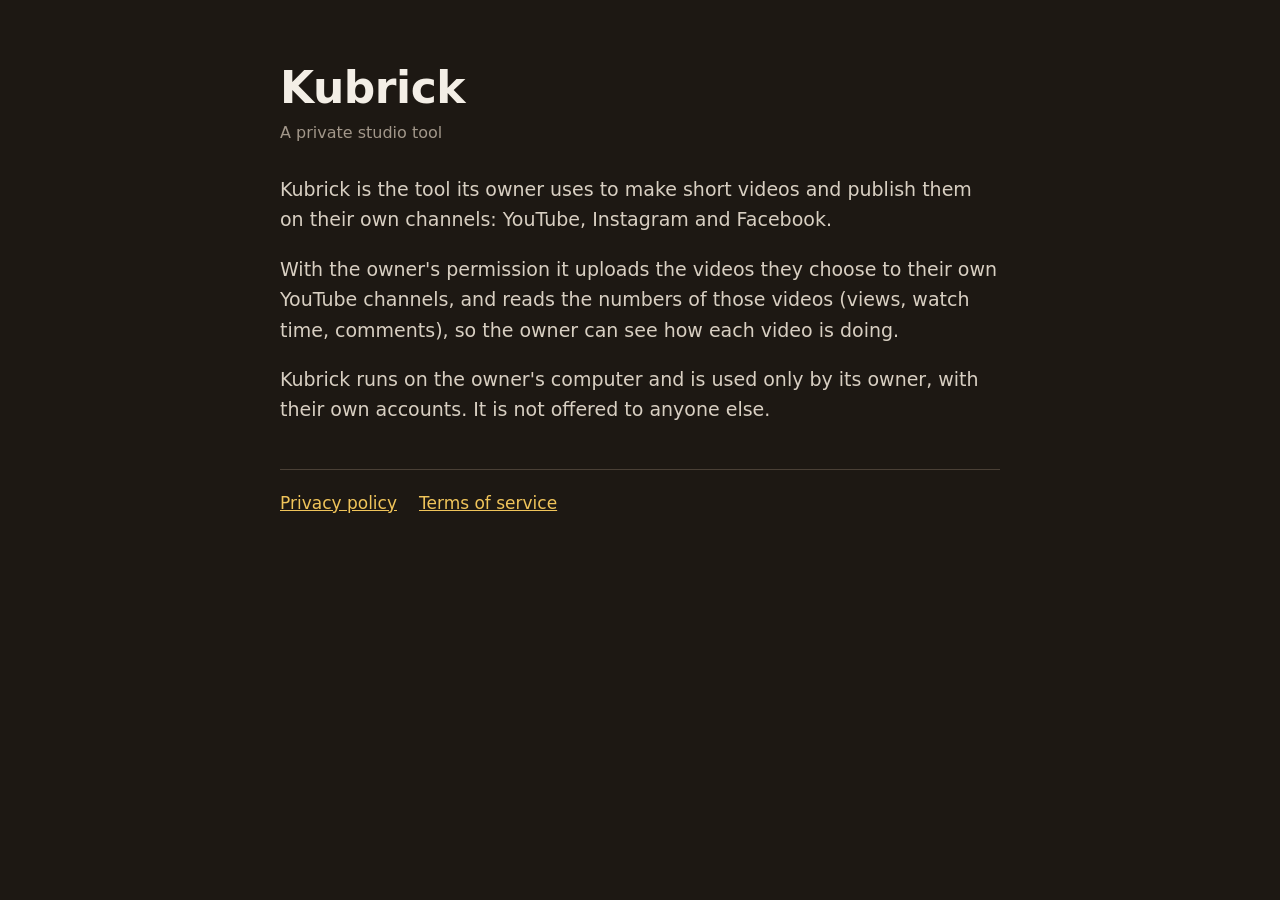
<file: index.html>
<!doctype html>
<html lang="en"><head><meta charset="utf-8"><meta name="viewport" content="width=device-width,initial-scale=1">
<title>Kubrick</title><link rel="stylesheet" href="style.css"></head><body><main>
<h1>Kubrick</h1>
<p class="date">A private studio tool</p>
<p>Kubrick is the tool its owner uses to make short videos and publish them on their own channels: YouTube, Instagram and Facebook.</p>
<p>With the owner's permission it uploads the videos they choose to their own YouTube channels, and reads the numbers of those videos (views, watch time, comments), so the owner can see how each video is doing.</p>
<p>Kubrick runs on the owner's computer and is used only by its owner, with their own accounts. It is not offered to anyone else.</p>
<nav><a href="privacy.html">Privacy policy</a><a href="terms.html">Terms of service</a></nav>
</main></body></html>
</file>
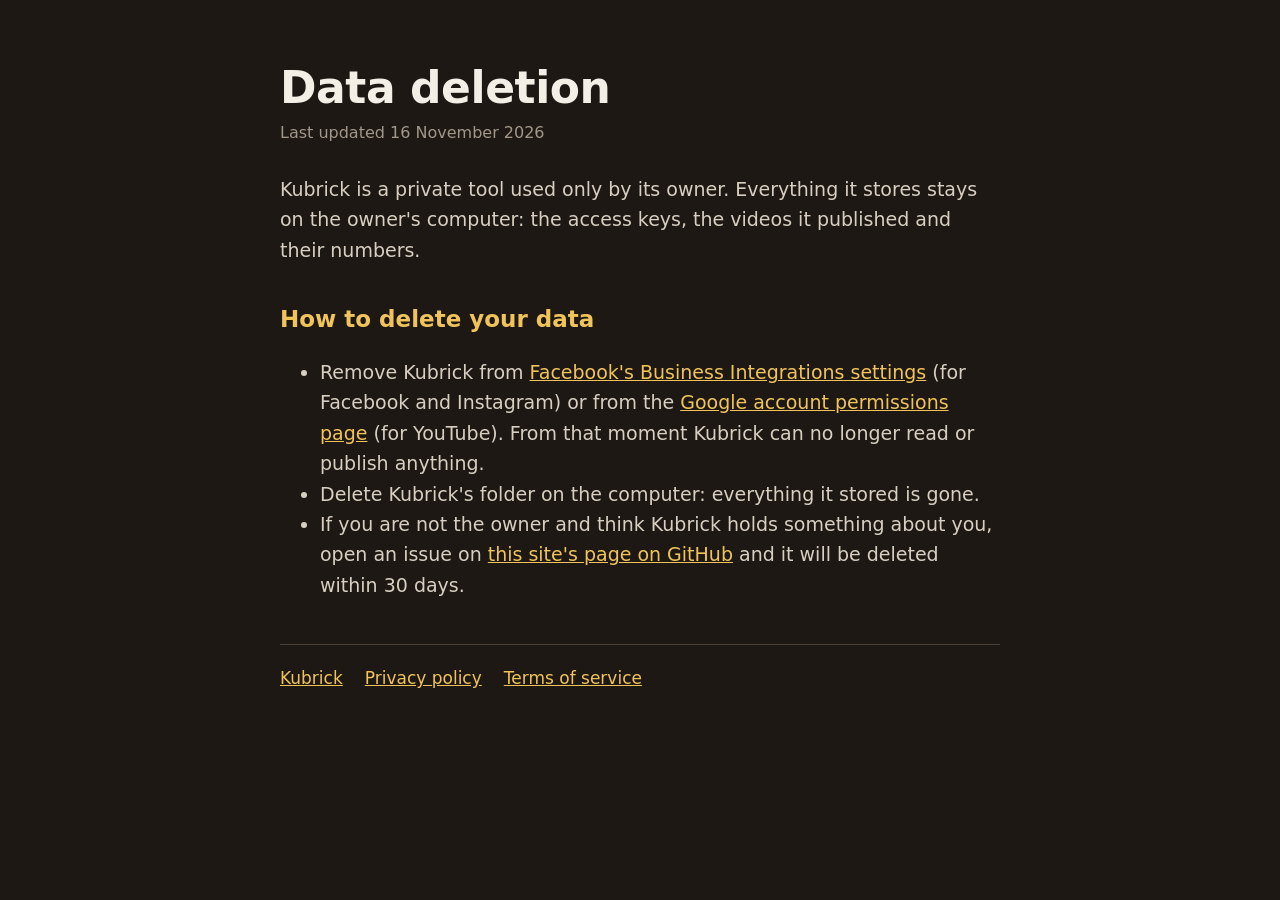
<file: data-deletion.html>
<!doctype html>
<html lang="en"><head><meta charset="utf-8"><meta name="viewport" content="width=device-width,initial-scale=1">
<title>Data deletion · Kubrick</title><link rel="stylesheet" href="style.css"></head><body><main>
<h1>Data deletion</h1>
<p class="date">Last updated 16 November 2026</p>
<p>Kubrick is a private tool used only by its owner. Everything it stores stays on the owner's computer: the access keys, the videos it published and their numbers.</p>
<h2>How to delete your data</h2>
<ul>
<li>Remove Kubrick from <a href="https://www.facebook.com/settings/?tab=business_tools">Facebook's Business Integrations settings</a> (for Facebook and Instagram) or from the <a href="https://myaccount.google.com/permissions">Google account permissions page</a> (for YouTube). From that moment Kubrick can no longer read or publish anything.</li>
<li>Delete Kubrick's folder on the computer: everything it stored is gone.</li>
<li>If you are not the owner and think Kubrick holds something about you, open an issue on <a href="https://github.com/Huski29/kubrick/issues">this site's page on GitHub</a> and it will be deleted within 30 days.</li>
</ul>
<nav><a href="index.html">Kubrick</a><a href="privacy.html">Privacy policy</a><a href="terms.html">Terms of service</a></nav>
</main></body></html>
</file>
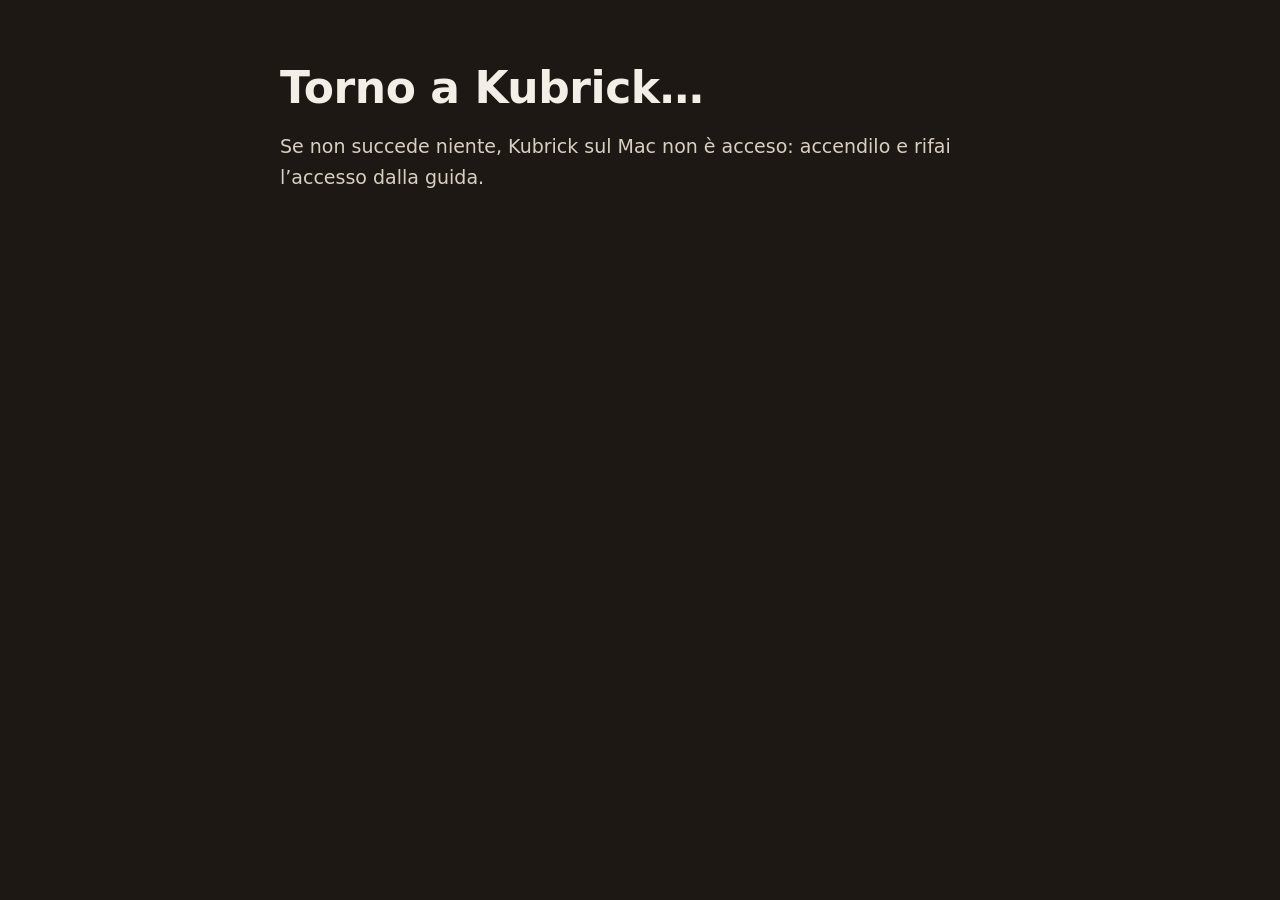
<file: facebook.html>
<!doctype html>
<html lang="it">
<head>
<meta charset="utf-8">
<meta name="viewport" content="width=device-width, initial-scale=1">
<meta name="robots" content="noindex">
<title>Kubrick</title>
<link rel="stylesheet" href="style.css">
</head>
<body>
<main>
<h1>Torno a Kubrick…</h1>
<p>Se non succede niente, Kubrick sul Mac non è acceso: accendilo e rifai l’accesso dalla guida.</p>
</main>
<script>
// Facebook sends its login back to an address with a real domain, this one; the page hands it, unchanged, to Kubrick on the Mac.
// The destination is fixed: nothing in the address can send the browser anywhere else.
if (/[?&](code|error|error_description)=/.test(location.search)) location.replace('http://localhost:5231/api/social/meta/callback' + location.search)
</script>
</body>
</html>
</file>
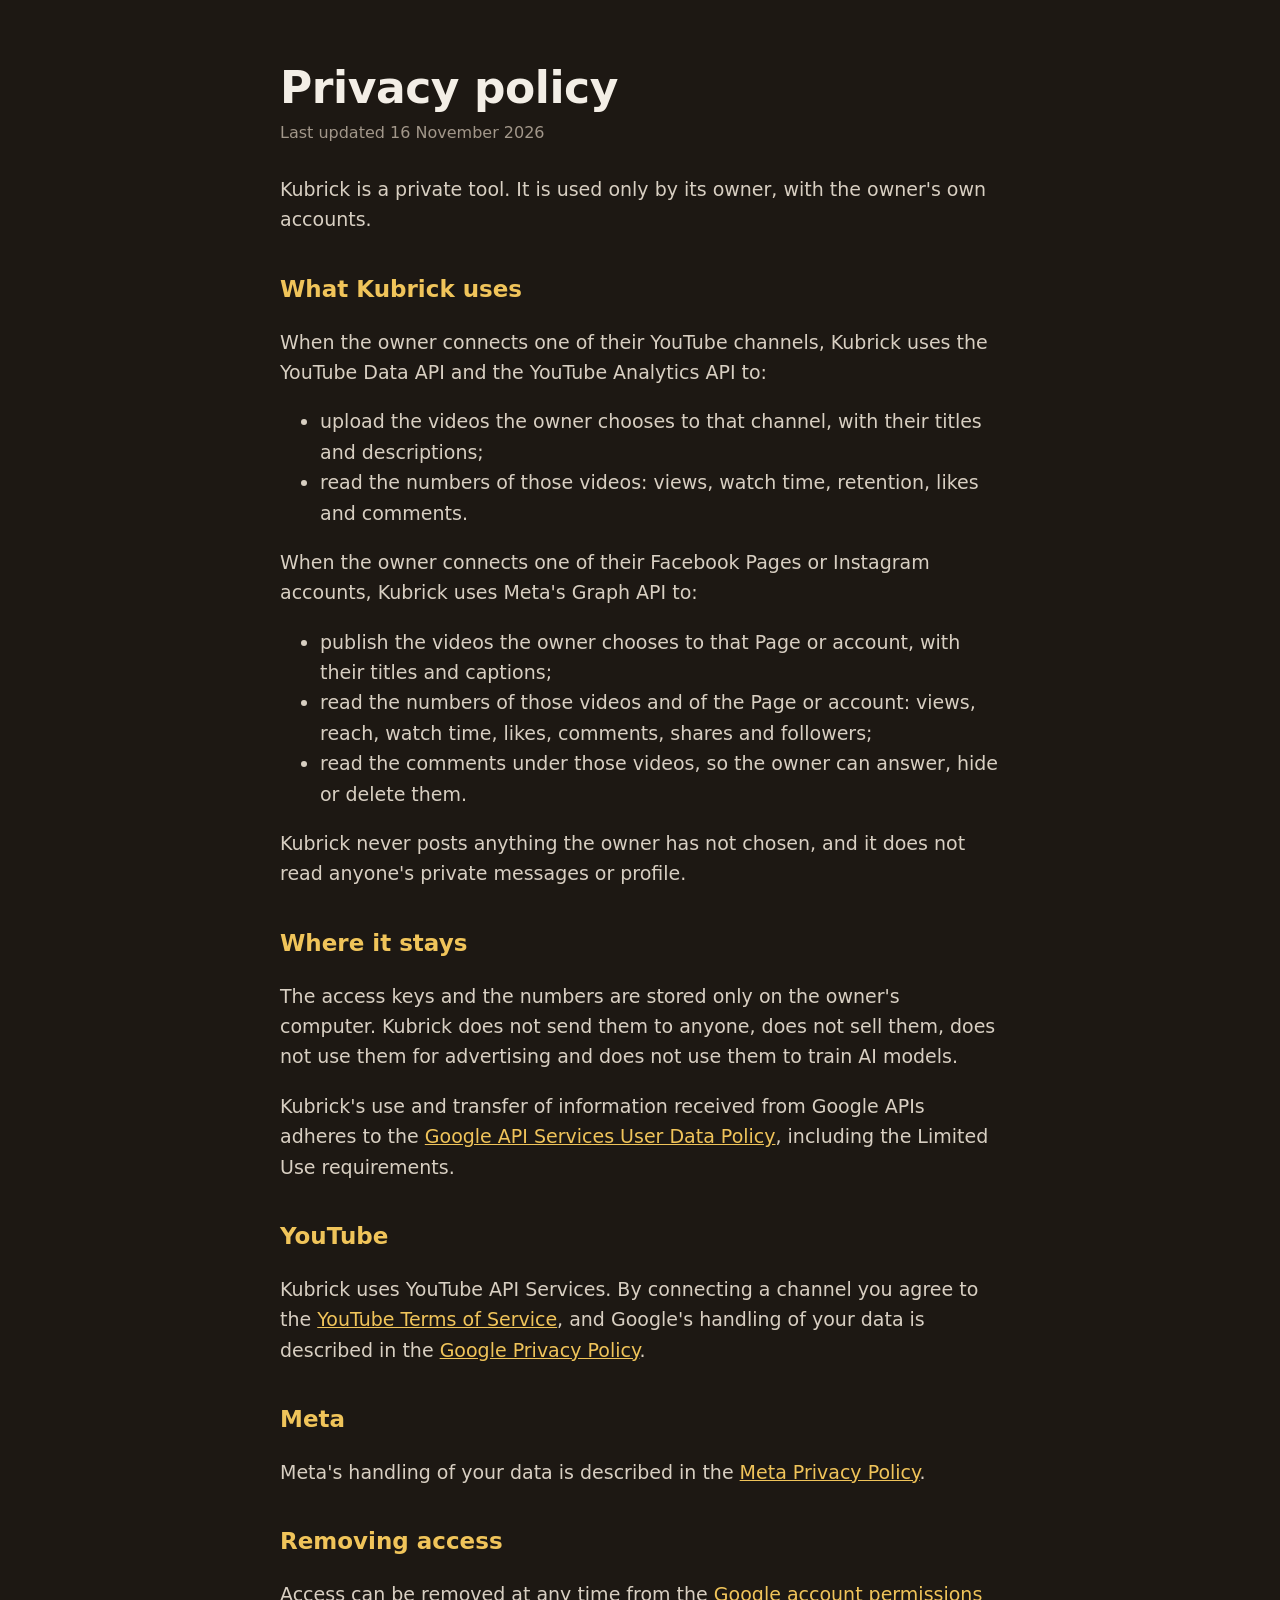
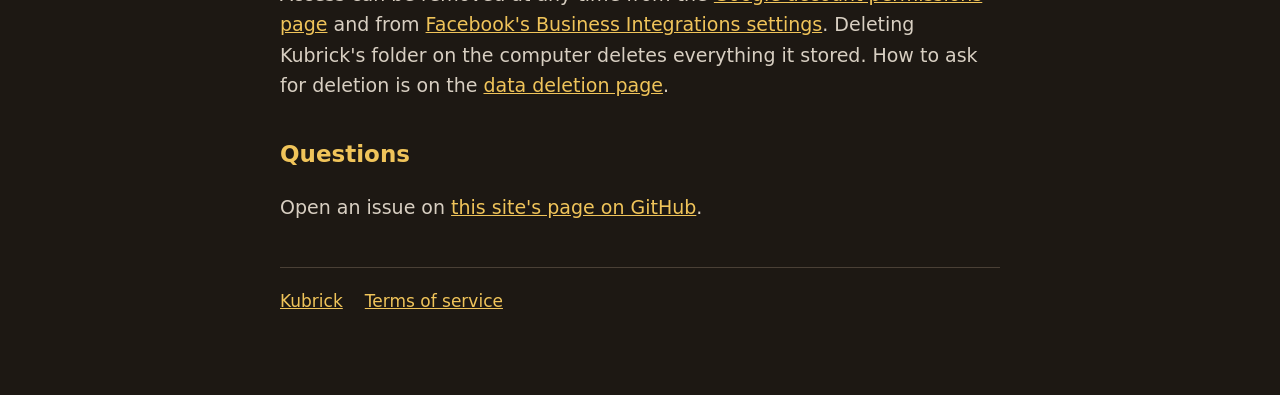
<file: privacy.html>
<!doctype html>
<html lang="en"><head><meta charset="utf-8"><meta name="viewport" content="width=device-width,initial-scale=1">
<title>Privacy policy · Kubrick</title><link rel="stylesheet" href="style.css"></head><body><main>
<h1>Privacy policy</h1>
<p class="date">Last updated 16 November 2026</p>
<p>Kubrick is a private tool. It is used only by its owner, with the owner's own accounts.</p>
<h2>What Kubrick uses</h2>
<p>When the owner connects one of their YouTube channels, Kubrick uses the YouTube Data API and the YouTube Analytics API to:</p>
<ul>
<li>upload the videos the owner chooses to that channel, with their titles and descriptions;</li>
<li>read the numbers of those videos: views, watch time, retention, likes and comments.</li>
</ul>
<p>When the owner connects one of their Facebook Pages or Instagram accounts, Kubrick uses Meta's Graph API to:</p>
<ul>
<li>publish the videos the owner chooses to that Page or account, with their titles and captions;</li>
<li>read the numbers of those videos and of the Page or account: views, reach, watch time, likes, comments, shares and followers;</li>
<li>read the comments under those videos, so the owner can answer, hide or delete them.</li>
</ul>
<p>Kubrick never posts anything the owner has not chosen, and it does not read anyone's private messages or profile.</p>
<h2>Where it stays</h2>
<p>The access keys and the numbers are stored only on the owner's computer. Kubrick does not send them to anyone, does not sell them, does not use them for advertising and does not use them to train AI models.</p>
<p>Kubrick's use and transfer of information received from Google APIs adheres to the <a href="https://developers.google.com/terms/api-services-user-data-policy">Google API Services User Data Policy</a>, including the Limited Use requirements.</p>
<h2>YouTube</h2>
<p>Kubrick uses YouTube API Services. By connecting a channel you agree to the <a href="https://www.youtube.com/t/terms">YouTube Terms of Service</a>, and Google's handling of your data is described in the <a href="https://policies.google.com/privacy">Google Privacy Policy</a>.</p>
<h2>Meta</h2>
<p>Meta's handling of your data is described in the <a href="https://www.facebook.com/privacy/policy">Meta Privacy Policy</a>.</p>
<h2>Removing access</h2>
<p>Access can be removed at any time from the <a href="https://myaccount.google.com/permissions">Google account permissions page</a> and from <a href="https://www.facebook.com/settings/?tab=business_tools">Facebook's Business Integrations settings</a>. Deleting Kubrick's folder on the computer deletes everything it stored. How to ask for deletion is on the <a href="data-deletion.html">data deletion page</a>.</p>
<h2>Questions</h2>
<p>Open an issue on <a href="https://github.com/Huski29/kubrick/issues">this site's page on GitHub</a>.</p>
<nav><a href="index.html">Kubrick</a><a href="terms.html">Terms of service</a></nav>
</main></body></html>
</file>
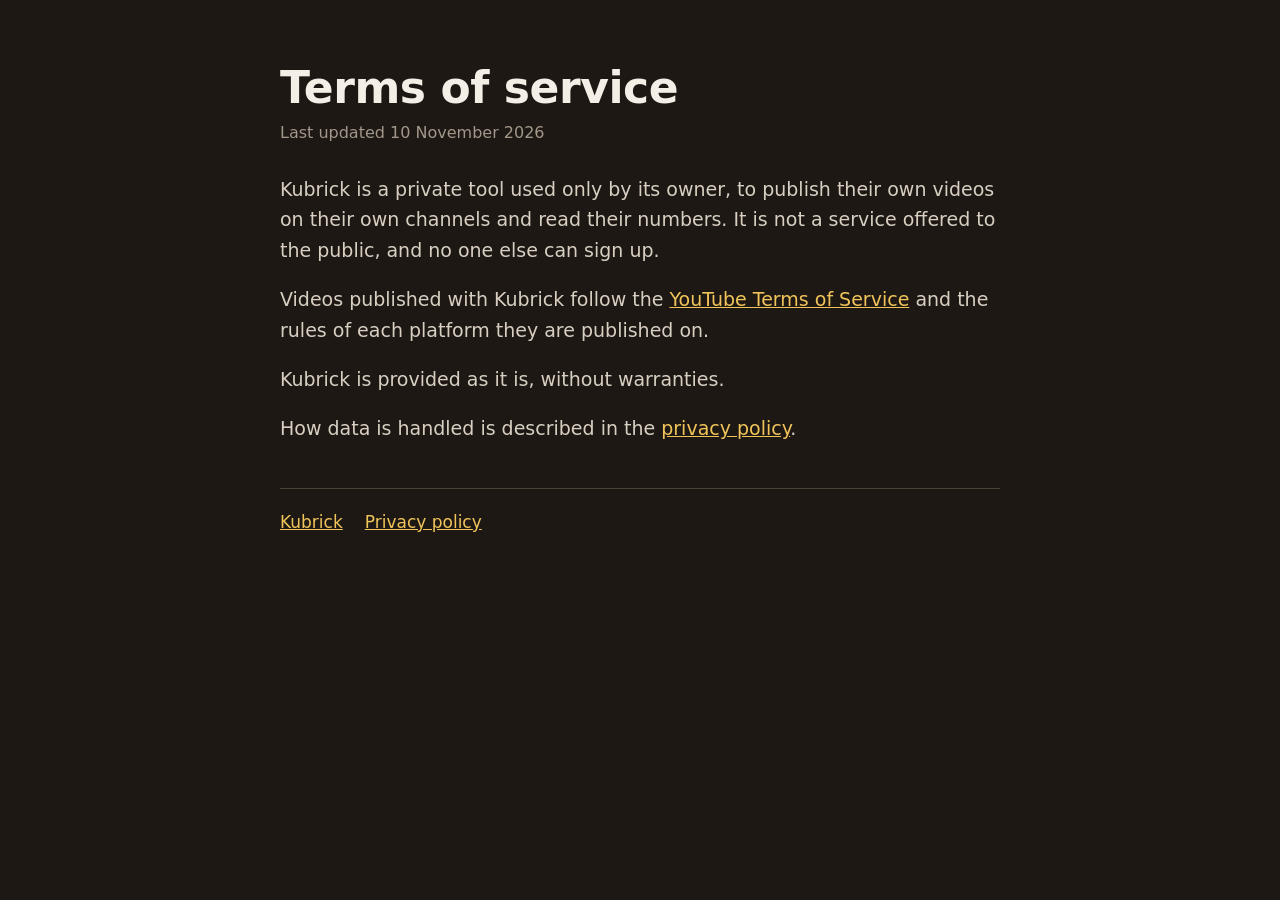
<file: terms.html>
<!doctype html>
<html lang="en"><head><meta charset="utf-8"><meta name="viewport" content="width=device-width,initial-scale=1">
<title>Terms of service · Kubrick</title><link rel="stylesheet" href="style.css"></head><body><main>
<h1>Terms of service</h1>
<p class="date">Last updated 10 November 2026</p>
<p>Kubrick is a private tool used only by its owner, to publish their own videos on their own channels and read their numbers. It is not a service offered to the public, and no one else can sign up.</p>
<p>Videos published with Kubrick follow the <a href="https://www.youtube.com/t/terms">YouTube Terms of Service</a> and the rules of each platform they are published on.</p>
<p>Kubrick is provided as it is, without warranties.</p>
<p>How data is handled is described in the <a href="privacy.html">privacy policy</a>.</p>
<nav><a href="index.html">Kubrick</a><a href="privacy.html">Privacy policy</a></nav>
</main></body></html>
</file>
<file: style.css>
:root{color-scheme:dark}
body{margin:0;background:#1d1813;color:#f3eee6;font:19px/1.6 'Atkinson Hyperlegible Next',system-ui,sans-serif}
main{max-width:720px;margin:0 auto;padding:64px 28px 80px}
h1{font-size:44px;line-height:1.1;margin:0 0 8px;letter-spacing:-.01em}
h2{font-size:23px;margin:36px 0 8px;color:#f0c45a}
p,li{color:#d8cfc2}
a{color:#f0c45a}
.date{color:#a2978a;font-size:16px;margin:0 0 28px}
nav{margin-top:44px;padding-top:20px;border-top:1px solid #4a4036;font-size:17px}
nav a{margin-right:22px}
</file>
